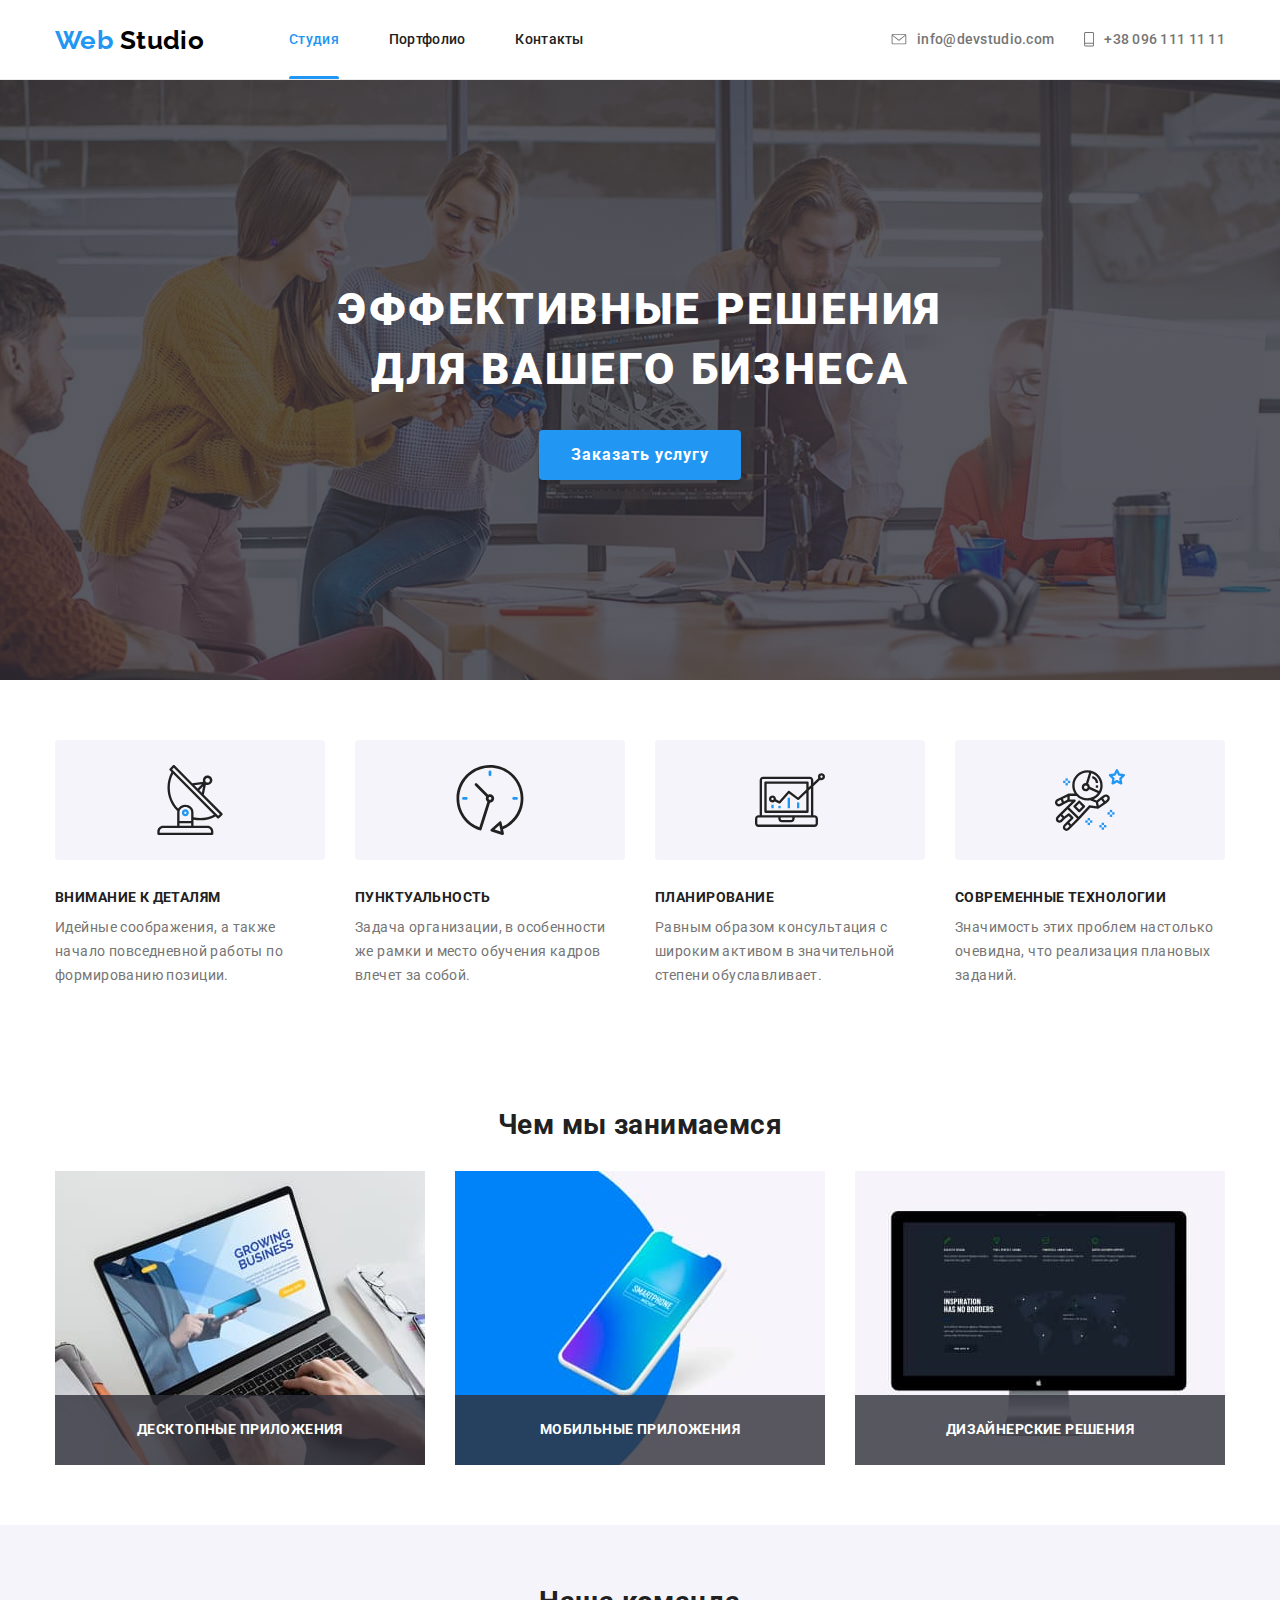
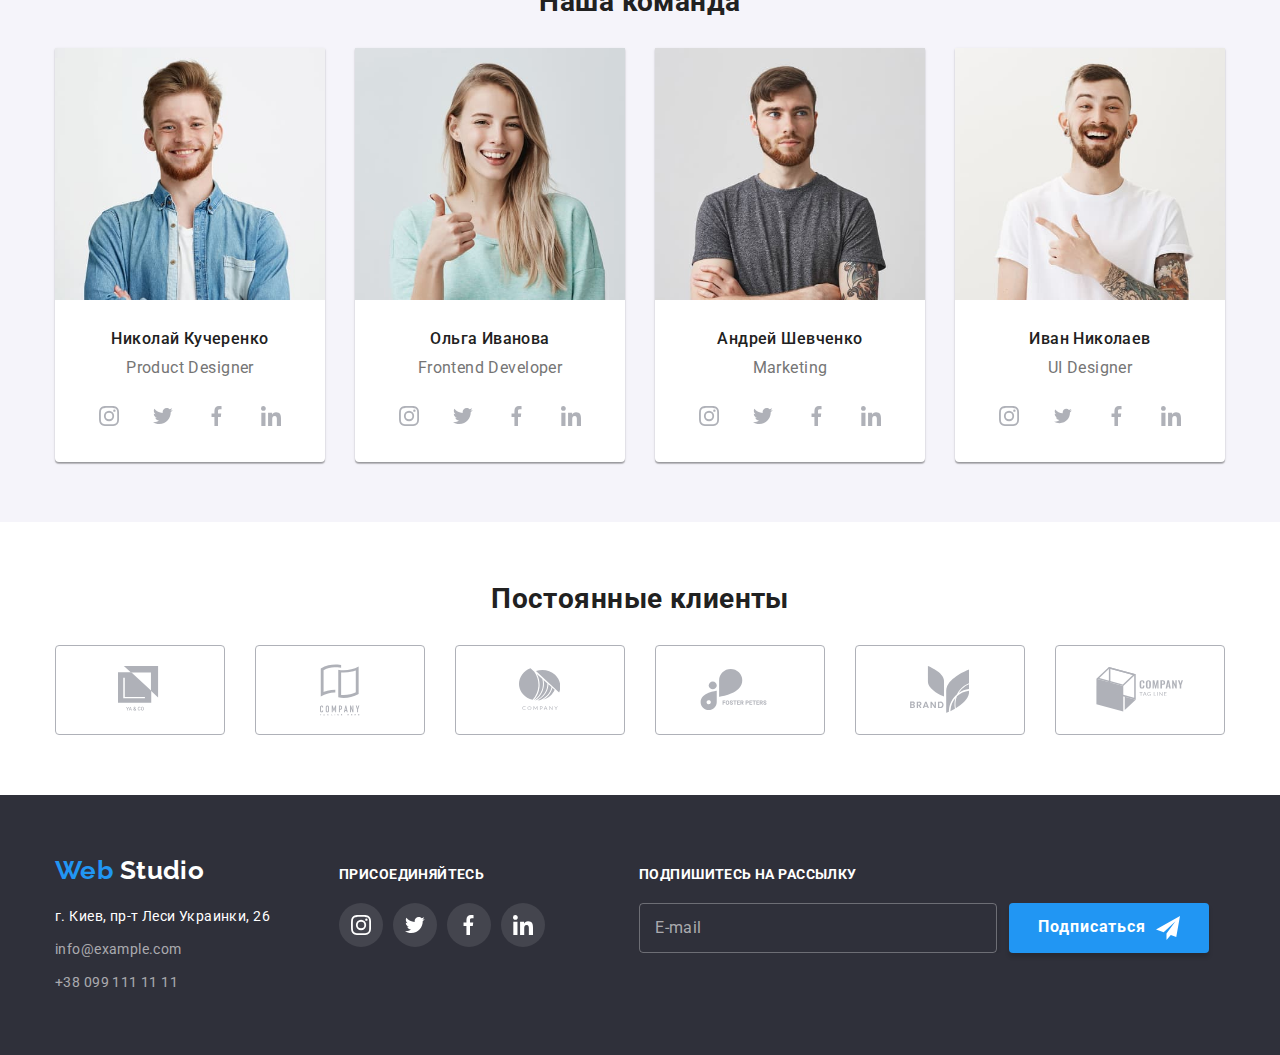
<file: index.html>
<!DOCTYPE html>
<html lang="ru">
  <head>
    <meta charset="UTF-8" />
    <meta name="viewport" content="width=device-width, initial-scale=1.0" />
    <title>Web Studio</title>
    <link
      href="https://fonts.googleapis.com/css2?family=Raleway:wght@700&family=Roboto:wght@400;500;700;900&display=swap"
      rel="stylesheet"
    />
    <link
      rel="stylesheet"
      href="https://cdnjs.cloudflare.com/ajax/libs/modern-normalize/0.6.0/modern-normalize.min.css"
    />
    <link rel="stylesheet" href="./css/main.min.css" />
  </head>

  <body>
    <!-- Шапка сайта -->
    <header class="header">
      <div class="header container">
        <a href="./index.html" class="header-logo"><span>Web</span> Studio</a>
        <button
          type="button"
          class="menu-button"
          aria-expanded="false"
          aria-controls="menu-container"
          data-menu-button
        >
          <svg
            width="40"
            height="40"
            aria-label="Переключатель мобильного меню"
          >
            <use
              class="icon-cross"
              href="./images/sprite4.svg#icon-close_40px"
            ></use>
            <use
              class="icon-menu"
              href="./images/sprite4.svg#icon-menu_40px"
            ></use>
          </svg>
        </button>
        <div class="menu-container" id="menu-container" data-menu>
          <nav class="main-nav">
            <ul class="site-nav">
              <li class="item current-item">
                <a href="" class="link current">Студия</a>
              </li>
              <li class="item">
                <a href="./portfolio.html" class="link">Портфолио</a>
              </li>
              <li class="item"><a href="" class="link">Контакты</a></li>
            </ul>
          </nav>

          <ul class="header-contacts list">
            <li class="item">
              <a href="mailto:info@devstudio.com" class="link">
                <svg width="16" height="11" class="contacts-icon">
                  <use href="./images/sprite4.svg#icon-envelope"></use>
                </svg>
                info@devstudio.com
              </a>
            </li>
            <li class="item">
              <a href="tel:+380961111111" class="link">
                <svg width="10" height="15" class="contacts-icon">
                  <use href="./images/sprite4.svg#icon-phone"></use>
                </svg>
                +38 096 111 11 11
              </a>
            </li>
          </ul>
        </div>
      </div>
    </header>
    <main>
      <!--Герой-->

      <section class="hero">
        <div class="overlay">
          <h1 class="hero-title">
            эффективные решения <br />для вашего бизнеса
          </h1>
          <button type="button" class="hero-button" data-modal-open>
            Заказать услугу
          </button>
        </div>
      </section>

      <!--Преимущества-->
      <section class="section features">
        <h2 class="section-title visually-hidden">Преимущества</h2>
        <div class="container">
          <ul class="features-list list">
            <li class="item">
              <div class="features-icon">
                <svg width="70" height="70">
                  <use href="./images/sprite4.svg#icon-antenna"></use>
                </svg>
              </div>
              <h3 class="title">Внимание к деталям</h3>
              <p>
                Идейные соображения, а также начало повседневной работы по
                формированию позиции.
              </p>
            </li>
            <li class="item">
              <div class="features-icon">
                <svg width="70" height="70">
                  <use href="./images/sprite4.svg#icon-clock"></use>
                </svg>
              </div>
              <h3 class="title">Пунктуальность</h3>
              <p>
                Задача организации, в особенности же рамки и место обучения
                кадров влечет за собой.
              </p>
            </li>
            <li class="item">
              <div class="features-icon">
                <svg width="70" height="70">
                  <use href="./images/sprite4.svg#icon-diagram"></use>
                </svg>
              </div>
              <h3 class="title">Планирование</h3>
              <p>
                Равным образом консультация с широким активом в значительной
                степени обуславливает.
              </p>
            </li>
            <li class="item">
              <div class="features-icon">
                <svg width="70" height="70">
                  <use href="./images/sprite4.svg#icon-astronaut"></use>
                </svg>
              </div>
              <h3 class="title">Современные технологии</h3>
              <p>
                Значимость этих проблем настолько очевидна, что реализация
                плановых заданий.
              </p>
            </li>
          </ul>
        </div>
      </section>

      <!--Чем мы занимаемся-->
      <section class="section areas">
        <div class="container">
          <h2 class="section-title">Чем мы занимаемся</h2>
          <ul class="areas-list list">
            <li class="item">
              <img
                class="area-img"
                srcset="./images/area1/img.jpg 1x, ./images/area1/img@2x.jpg 2x"
                src="./images/area1/img.jpg"
                alt="Приложения для десктопов"
              />
              <h3 class="areas-title">Десктопные приложения</h3>
            </li>
            <li class="item">
              <img
                class="area-img"
                srcset="./images/area2/img.jpg 1x, ./images/area2/img@2x.jpg 2x"
                src="./images/area2/img.jpg"
                alt="Приложения для мобильных"
              />
              <h3 class="areas-title">Мобильные приложения</h3>
            </li>
            <li class="item">
              <img
                class="area-img"
                srcset="./images/area3/img.jpg 1x, ./images/area3/img@2x.jpg 2x"
                src="./images/area3/img.jpg"
                alt="Дизайн"
                width="370"
                height="294"
              />
              <h3 class="areas-title">Дизайнерские решения</h3>
            </li>
          </ul>
        </div>
      </section>

      <!--Наша команда-->
      <section class="section team">
        <div class="container">
          <h2 class="section-title">Наша команда</h2>
          <ul class="team-list list">
            <li class="item">
              <img
                class="team-img"
                srcset="
                  ./images/member1/img.jpg    1x,
                  ./images/member1/img@2x.jpg 2x
                "
                src="./images/member1/img.jpg"
                alt="Николай Кучеренко"
              />
              <h3 class="name">Николай Кучеренко</h3>
              <p class="profession">Product Designer</p>
              <ul class="list social-networks-list">
                <li class="soc-item">
                  <a
                    href=""
                    aria-label="Ссылка на Instagram"
                    class="soc-button"
                  >
                    <svg width="20" height="20">
                      <use href="./images/sprite4.svg#icon-instagram"></use>
                    </svg>
                  </a>
                </li>
                <li class="soc-item">
                  <a href="" aria-label="Ссылка на Twitter" class="soc-button">
                    <svg width="20" height="20">
                      <use href="./images/sprite4.svg#icon-twitter"></use>
                    </svg>
                  </a>
                </li>
                <li class="soc-item">
                  <a href="" aria-label="Ссылка на Facebook" class="soc-button">
                    <svg width="20" height="20">
                      <use href="./images/sprite4.svg#icon-facebook"></use>
                    </svg>
                  </a>
                </li>
                <li class="soc-item">
                  <a href="" aria-label="Ссылка на LinkedIn" class="soc-button"
                    ><svg width="20" height="20">
                      <use href="./images/sprite4.svg#icon-linkedin"></use>
                    </svg>
                  </a>
                </li>
              </ul>
            </li>
            <li class="item">
              <img
                class="team-img"
                srcset="
                  ./images/member2/img.jpg    1x,
                  ./images/member2/img@2x.jpg 2x
                "
                src="./images/member2/img.jpg"
                alt="Ольга Иванова"
              />
              <h3 class="name">Ольга Иванова</h3>
              <p class="profession">Frontend Developer</p>
              <ul class="list social-networks-list">
                <li class="soc-item">
                  <a
                    href=""
                    aria-label="Ссылка на Instagram"
                    class="soc-button"
                  >
                    <svg width="20" height="20">
                      <use href="./images/sprite4.svg#icon-instagram"></use>
                    </svg>
                  </a>
                </li>
                <li class="soc-item">
                  <a href="" aria-label="Ссылка на Twitter" class="soc-button">
                    <svg width="20" height="20">
                      <use href="./images/sprite4.svg#icon-twitter"></use>
                    </svg>
                  </a>
                </li>
                <li class="soc-item">
                  <a href="" aria-label="Ссылка на Facebook" class="soc-button">
                    <svg width="20" height="20">
                      <use href="./images/sprite4.svg#icon-facebook"></use>
                    </svg>
                  </a>
                </li>
                <li class="soc-item">
                  <a href="" aria-label="Ссылка на LinkedIn" class="soc-button"
                    ><svg width="20" height="20">
                      <use href="./images/sprite4.svg#icon-linkedin"></use>
                    </svg>
                  </a>
                </li>
              </ul>
            </li>
            <li class="item">
              <img
                class="team-img"
                srcset="
                  ./images/member3/img.jpg    1x,
                  ./images/member3/img@2x.jpg 2x
                "
                src="./images/member3/img.jpg"
                alt="Андрей Шевченко"
              />
              <h3 class="name">Андрей Шевченко</h3>
              <p class="profession">Marketing</p>
              <ul class="list social-networks-list">
                <li class="soc-item">
                  <a
                    href=""
                    aria-label="Ссылка на Instagram"
                    class="soc-button"
                  >
                    <svg width="20" height="20">
                      <use href="./images/sprite4.svg#icon-instagram"></use>
                    </svg>
                  </a>
                </li>
                <li class="soc-item">
                  <a href="" aria-label="Ссылка на Twitter" class="soc-button">
                    <svg width="20" height="20">
                      <use href="./images/sprite4.svg#icon-twitter"></use>
                    </svg>
                  </a>
                </li>
                <li class="soc-item">
                  <a href="" aria-label="Ссылка на Facebook" class="soc-button">
                    <svg width="20" height="20">
                      <use href="./images/sprite4.svg#icon-facebook"></use>
                    </svg>
                  </a>
                </li>
                <li class="soc-item">
                  <a href="" aria-label="Ссылка на LinkedIn" class="soc-button"
                    ><svg width="20" height="20">
                      <use href="./images/sprite4.svg#icon-linkedin"></use>
                    </svg>
                  </a>
                </li>
              </ul>
            </li>
            <li class="item">
              <img
                class="team-img"
                srcset="
                  ./images/member4/img.jpg    1x,
                  ./images/member4/img@2x.jpg 2x
                "
                src="./images/member4/img.jpg"
                alt="Иван Николаев"
              />
              <h3 class="name">Иван Николаев</h3>
              <p class="profession">UI Designer</p>
              <ul class="list social-networks-list">
                <li class="soc-item">
                  <a
                    href=""
                    aria-label="Ссылка на Instagram"
                    class="soc-button"
                  >
                    <svg width="20" height="20">
                      <use href="./images/sprite4.svg#icon-instagram"></use>
                    </svg>
                  </a>
                </li>
                <li class="soc-item">
                  <a href="" aria-label="Ссылка на Twitter" class="soc-button">
                    <svg width="20" height="16">
                      <use href="./images/sprite4.svg#icon-twitter"></use>
                    </svg>
                  </a>
                </li>
                <li class="soc-item">
                  <a href="" aria-label="Ссылка на Facebook" class="soc-button">
                    <svg width="20" height="20">
                      <use href="./images/sprite4.svg#icon-facebook"></use>
                    </svg>
                  </a>
                </li>
                <li class="soc-item">
                  <a href="" aria-label="Ссылка на LinkedIn" class="soc-button"
                    ><svg width="20" height="20">
                      <use href="./images/sprite4.svg#icon-linkedin"></use>
                    </svg>
                  </a>
                </li>
              </ul>
            </li>
          </ul>
        </div>
      </section>

      <!--Постоянные клиенты-->
      <section class="section clients">
        <div class="container">
          <h2 class="section-title">Постоянные клиенты</h2>
          <ul class="clients-list list">
            <li class="item">
              <a href="" class="client-icon">
                <svg width="44" height="49">
                  <use href="./images/sprite4.svg#icon-client1"></use>
                </svg>
              </a>
            </li>
            <li class="item">
              <a href="" class="client-icon">
                <svg width="40" height="52">
                  <use href="./images/sprite4.svg#icon-client2"></use>
                </svg>
              </a>
            </li>
            <li class="item">
              <a href="" class="client-icon">
                <svg width="41" height="43">
                  <use href="./images/sprite4.svg#icon-client3"></use>
                </svg>
              </a>
            </li>
            <li class="item">
              <a href="" class="client-icon">
                <svg width="80" height="42">
                  <use href="./images/sprite4.svg#icon-client4"></use>
                </svg>
              </a>
            </li>
            <li class="item">
              <a href="" class="client-icon">
                <svg width="59" height="47">
                  <use href="./images/sprite4.svg#icon-client5"></use>
                </svg>
              </a>
            </li>
            <li class="item">
              <a href="" class="client-icon">
                <svg width="88" height="45">
                  <use href="./images/sprite4.svg#icon-client6"></use>
                </svg>
              </a>
            </li>
          </ul>
        </div>
      </section>
    </main>
    <!--Футер-->

    <footer class="footer">
      <div class="container">
        <div class="footer-content">
          <div class="footer-all-info">
            <div class="footer-contacts">
              <a href="./index.html" class="footer-logo link">
                <span>Web</span> Studio</a
              >
              <address class="footer-address">
                <p class="city-address">г. Киев, пр-т Леси Украинки, 26</p>
                <a href="mailto:info@example.com" class="link"
                  >info@example.com</a
                >
                <a href="phone:+380991111111" class="link">+38 099 111 11 11</a>
              </address>
            </div>
            <div class="join-social-networks">
              <p class="footer-call-to-action">присоединяйтесь</p>
              <ul class="list footer-social-networks">
                <li class="soc-item">
                  <a
                    href=""
                    aria-label="Ссылка на Instagram"
                    class="soc-button"
                  >
                    <svg width="20" height="20">
                      <use href="./images/sprite4.svg#icon-instagram"></use>
                    </svg>
                  </a>
                </li>
                <li class="soc-item">
                  <a href="" aria-label="Ссылка на Twitter" class="soc-button">
                    <svg width="20" height="20">
                      <use href="./images/sprite4.svg#icon-twitter"></use>
                    </svg>
                  </a>
                </li>
                <li class="soc-item">
                  <a href="" aria-label="Ссылка на Facebook" class="soc-button">
                    <svg width="20" height="20">
                      <use href="./images/sprite4.svg#icon-facebook"></use>
                    </svg>
                  </a>
                </li>
                <li class="soc-item">
                  <a href="" aria-label="Ссылка на LinkedIn" class="soc-button"
                    ><svg width="20" height="20">
                      <use href="./images/sprite4.svg#icon-linkedin"></use>
                    </svg>
                  </a>
                </li>
              </ul>
            </div>
          </div>
          <div class="subscribe">
            <p class="footer-call-to-action">подпишитесь на рассылку</p>

            <form class="subscribe-form">
              <div class="form-field">
                <input
                  type="email"
                  class="form-input"
                  name="mail"
                  id="mail"
                  placeholder=" "
                />
                <label for="mail" class="form-label">E-mail</label>
              </div>

              <button type="submit" class="subscribe-button">
                Подписаться
                <svg width="24" height="24" class="subscribe-icon">
                  <use href="./images/sprite4.svg#icon-plane"></use>
                </svg>
              </button>
            </form>
          </div>
        </div>
      </div>
    </footer>

    <!-- Модальное окно -->

    <div class="backdrop is-hidden" data-modal>
      <div class="modal">
        <form class="form-call" autocomplete="off">
          <h4 class="form-title">Оставьте свои данные, мы вам перезвоним</h4>
          <label class="form-field">
            <input type="text" class="form-input" name="name" placeholder=" " />
            <span class="form-label">Имя</span>
            <svg width="18" height="18" class="form-icon">
              <use href="./images/sprite4.svg#icon-person-black"></use>
            </svg>
          </label>

          <label class="form-field">
            <input type="tel" class="form-input" name="tel" placeholder=" " />
            <span class="form-label">Телефон</span>
            <svg width="18" height="18" class="form-icon">
              <use href="./images/sprite4.svg#icon-phone-black"></use>
            </svg>
          </label>

          <label class="form-field">
            <input
              type="email"
              class="form-input"
              name="mail"
              placeholder=" "
            />
            <span class="form-label">Почта</span>
            <svg width="18" height="18" class="form-icon">
              <use href="./images/sprite4.svg#icon-email-black"></use>
            </svg>
          </label>

          <label class="form-field text-area">
            <textarea
              class="form-input comment"
              name="comment"
              rows="6"
              placeholder=" "
            ></textarea>
            <span class="comment-label">Комментарий</span>
          </label>

          <label class="policy">
            <input type="checkbox" name="policy" class="checkbox" />
            <span class="icon-check"></span>
            <span class="policy-text"
              >Соглашаюсь с рассылкой и принимаю
              <a href="" class="policy-link">Условия договора</a></span
            >
          </label>

          <button type="submit" class="button-send button primary">
            Отправить
          </button>
        </form>
        <button data-modal-close class="button-close">
          <svg width="18" height="18">
            <use href="./images/sprite4.svg#icon-close-black"></use>
          </svg>
        </button>
      </div>
    </div>

    <script src="./js/menu.js"></script>
    <script src="./js/modal.js"></script>
  </body>
</html>
</file>
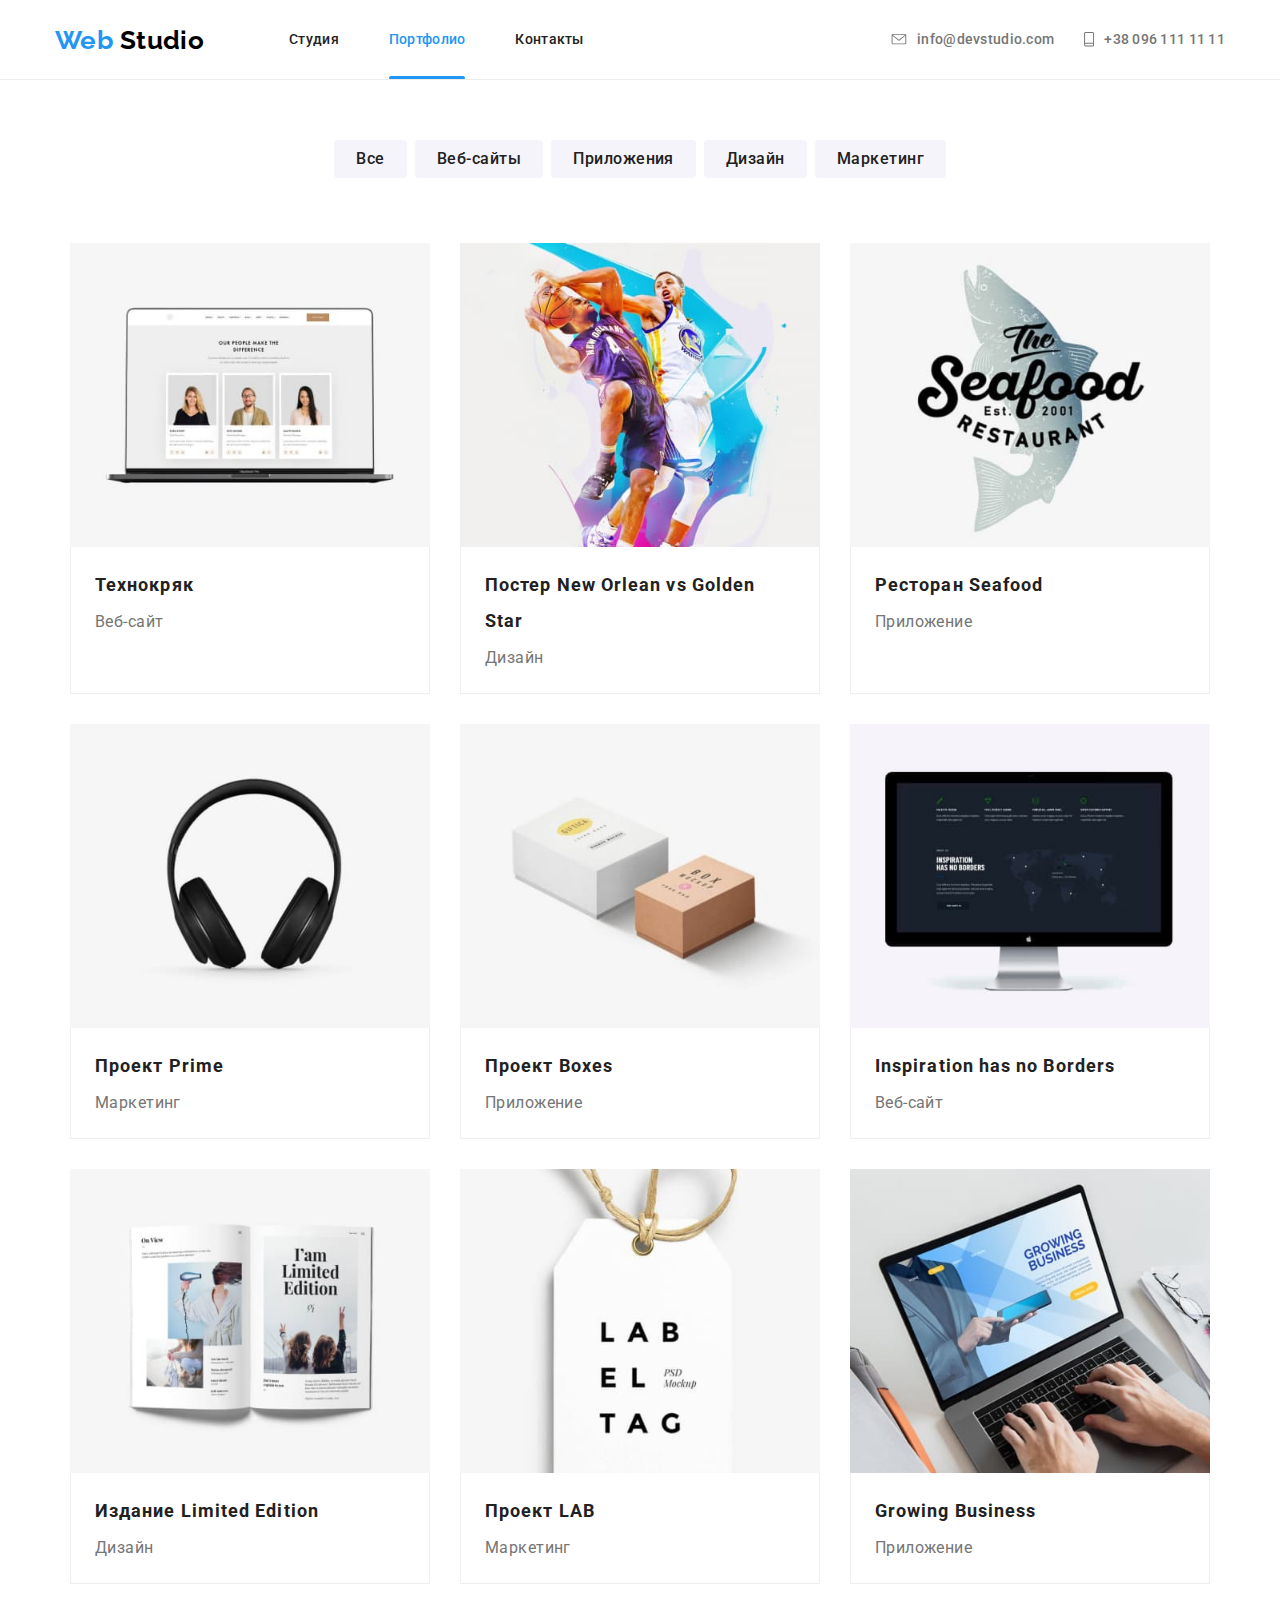
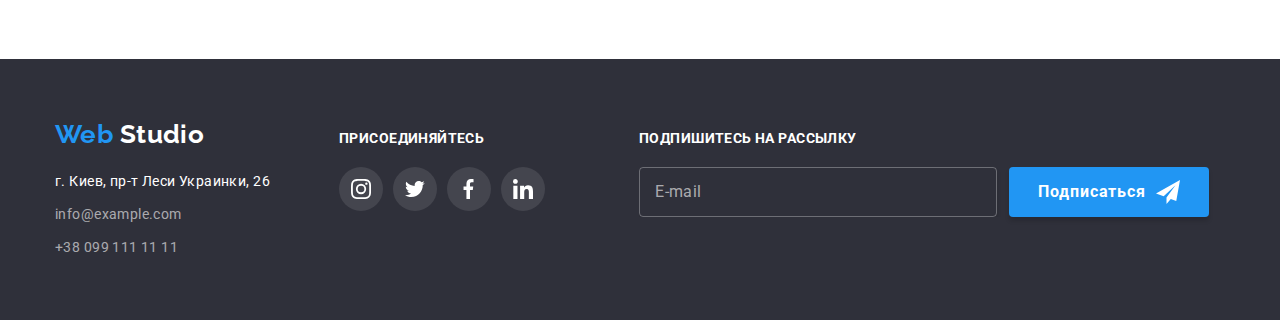
<file: portfolio.html>
<!DOCTYPE html>
<html lang="ru">
  <head>
    <meta charset="UTF-8" />
    <meta name="viewport" content="width=device-width, initial-scale=1.0" />
    <title>Web Studio</title>
    <link
      href="https://fonts.googleapis.com/css2?family=Raleway:wght@700&family=Roboto:wght@400;500;700;900&display=swap"
      rel="stylesheet"
    />
    <link
      rel="stylesheet"
      href="https://cdnjs.cloudflare.com/ajax/libs/modern-normalize/0.6.0/modern-normalize.min.css"
    />
    <link rel="stylesheet" href="./css/main.min.css" />
  </head>

  <body>
    <!-- Шапка сайта-->
    <header class="header">
      <div class="header container">
        <a href="./index.html" class="header-logo"><span>Web</span> Studio</a>
        <button
          type="button"
          class="menu-button"
          aria-expanded="false"
          aria-controls="menu-container"
          data-menu-button
        >
          <svg
            width="40"
            height="40"
            aria-label="Переключатель мобильного меню"
          >
            <use
              class="icon-cross"
              href="./images/sprite4.svg#icon-close_40px"
            ></use>
            <use
              class="icon-menu"
              href="./images/sprite4.svg#icon-menu_40px"
            ></use>
          </svg>
        </button>
        <div class="menu-container" id="menu-container" data-menu>
          <nav class="main-nav">
            <ul class="site-nav">
              <li class="item">
                <a href="./index.html" class="link">Студия</a>
              </li>
              <li class="item current-item">
                <a href="./portfolio.html" class="link current">Портфолио</a>
              </li>
              <li class="item"><a href="" class="link">Контакты</a></li>
            </ul>
          </nav>

          <ul class="header-contacts list">
            <li class="item">
              <a href="mailto:info@devstudio.com" class="link">
                <svg width="16" height="11" class="contacts-icon">
                  <use href="./images/sprite4.svg#icon-envelope"></use>
                </svg>
                info@devstudio.com
              </a>
            </li>
            <li class="item">
              <a href="tel:+380961111111" class="link">
                <svg width="10" height="15" class="contacts-icon">
                  <use href="./images/sprite4.svg#icon-phone"></use>
                </svg>
                +38 096 111 11 11
              </a>
            </li>
          </ul>
        </div>
      </div>
    </header>
    <main>
      <!--Категории-->
      <section class="section portfolio">
        <h1 class="section-title portfolio visually-hidden">Портфолио</h1>
        <div class="container">
          <ul class="categories-list list">
            <li class="item">
              <button type="button" class="button">Все</button>
            </li>
            <li class="item">
              <button type="button" class="button">Веб-сайты</button>
            </li>
            <li class="item">
              <button type="button" class="button">Приложения</button>
            </li>
            <li class="item">
              <button type="button" class="button">Дизайн</button>
            </li>
            <li class="item">
              <button type="button" class="button">Маркетинг</button>
            </li>
          </ul>

          <!--Примеры работ-->

          <ul class="portfolio-list list">
            <li class="item">
              <a href="" class="card">
                <div class="card-thumb">
                  <img
                    class="portfolio-img"
                    srcset="
                      ./images/project1/img.jpg    1x,
                      ./images/project1/img@2x.jpg 2x
                    "
                    src="./images/project1/img.jpg"
                    alt="Технокряк"
                  />
                  <div class="description-overlay">
                    <p class="description">
                      Технокряк это современная площадка распространения
                      коронавируса. Компании используют эту платформу для
                      цифрового шпионажа и атак на защищённые сервера
                      конкурентов.
                    </p>
                  </div>
                </div>
                <div class="card-content">
                  <h2 class="name">Технокряк</h2>
                  <p class="type">Веб-сайт</p>
                </div>
              </a>
            </li>
            <li class="item">
              <a href="" class="card">
                <div class="card-thumb">
                  <img
                    class="portfolio-img"
                    srcset="
                      ./images/project2/img.jpg    1x,
                      ./images/project2/img@2x.jpg 2x
                    "
                    src="./images/project2/img.jpg"
                    alt="Постер Нью Орлеан вс Голден Стар"
                  />
                  <div class="description-overlay">
                    <p class="description">
                      Технокряк это современная площадка распространения
                      коронавируса. Компании используют эту платформу для
                      цифрового шпионажа и атак на защищённые сервера
                      конкурентов.
                    </p>
                  </div>
                </div>
                <div class="card-content">
                  <h2 class="name">Постер New Orlean vs Golden Star</h2>
                  <p class="type">Дизайн</p>
                </div>
              </a>
            </li>
            <li class="item">
              <a href="" class="card">
                <div class="card-thumb">
                  <img
                    class="portfolio-img"
                    srcset="
                      ./images/project3/img.jpg    1x,
                      ./images/project3/img@2x.jpg 2x
                    "
                    src="./images/project3/img.jpg"
                    alt="Ресторан Сифуд"
                  />
                  <div class="description-overlay">
                    <p class="description">
                      Технокряк это современная площадка распространения
                      коронавируса. Компании используют эту платформу для
                      цифрового шпионажа и атак на защищённые сервера
                      конкурентов.
                    </p>
                  </div>
                </div>
                <div class="card-content">
                  <h2 class="name">Ресторан Seafood</h2>
                  <p class="type">Приложение</p>
                </div>
              </a>
            </li>
            <li class="item">
              <a href="" class="card">
                <div class="card-thumb">
                  <img
                    class="portfolio-img"
                    srcset="
                      ./images/project4/img.jpg    1x,
                      ./images/project4/img@2x.jpg 2x
                    "
                    src="./images/project4/img.jpg"
                    alt="Проект Прайм"
                  />
                  <div class="description-overlay">
                    <p class="description">
                      Технокряк это современная площадка распространения
                      коронавируса. Компании используют эту платформу для
                      цифрового шпионажа и атак на защищённые сервера
                      конкурентов.
                    </p>
                  </div>
                </div>
                <div class="card-content">
                  <h2 class="name">Проект Prime</h2>
                  <p class="type">Маркетинг</p>
                </div>
              </a>
            </li>
            <li class="item">
              <a href="" class="card">
                <div class="card-thumb">
                  <img
                    class="portfolio-img"
                    srcset="
                      ./images/project5/img.jpg    1x,
                      ./images/project5/img@2x.jpg 2x
                    "
                    src="./images/project5/img.jpg"
                    alt="Проект Боксес"
                  />
                  <div class="description-overlay">
                    <p class="description">
                      Технокряк это современная площадка распространения
                      коронавируса. Компании используют эту платформу для
                      цифрового шпионажа и атак на защищённые сервера
                      конкурентов.
                    </p>
                  </div>
                </div>
                <div class="card-content">
                  <h2 class="name">Проект Boxes</h2>
                  <p class="type">Приложение</p>
                </div>
              </a>
            </li>
            <li class="item">
              <a href="" class="card">
                <div class="card-thumb">
                  <img
                    class="portfolio-img"
                    srcset="
                      ./images/project6/img.jpg    1x,
                      ./images/project6/img@2x.jpg 2x
                    "
                    src="./images/project6/img.jpg"
                    alt="Десктоп с сайтом"
                  />
                  <div class="description-overlay">
                    <p class="description">
                      Технокряк это современная площадка распространения
                      коронавируса. Компании используют эту платформу для
                      цифрового шпионажа и атак на защищённые сервера
                      конкурентов.
                    </p>
                  </div>
                </div>
                <div class="card-content">
                  <h2 class="name">Inspiration has no Borders</h2>
                  <p class="type">Веб-сайт</p>
                </div>
              </a>
            </li>
            <li class="item">
              <a href="" class="card">
                <div class="card-thumb">
                  <img
                    class="portfolio-img"
                    srcset="
                      ./images/project7/img.jpg    1x,
                      ./images/project7/img@2x.jpg 2x
                    "
                    src="./images/project7/img.jpg"
                    alt="Издание Лимитед Эдишн"
                  />
                  <div class="description-overlay">
                    <p class="description">
                      Технокряк это современная площадка распространения
                      коронавируса. Компании используют эту платформу для
                      цифрового шпионажа и атак на защищённые сервера
                      конкурентов.
                    </p>
                  </div>
                </div>
                <div class="card-content">
                  <h2 class="name">Издание Limited Edition</h2>
                  <p class="type">Дизайн</p>
                </div>
              </a>
            </li>
            <li class="item">
              <a href="" class="card">
                <div class="card-thumb">
                  <img
                    class="portfolio-img"
                    srcset="
                      ./images/project8/img.jpg    1x,
                      ./images/project8/img@2x.jpg 2x
                    "
                    src="./images/project8/img.jpg"
                    alt="Проект ЛЭБ"
                  />
                  <div class="description-overlay">
                    <p class="description">
                      Технокряк это современная площадка распространения
                      коронавируса. Компании используют эту платформу для
                      цифрового шпионажа и атак на защищённые сервера
                      конкурентов.
                    </p>
                  </div>
                </div>
                <div class="card-content">
                  <h2 class="name">Проект LAB</h2>
                  <p class="type">Маркетинг</p>
                </div>
              </a>
            </li>
            <li class="item">
              <a href="" class="card">
                <div class="card-thumb">
                  <img
                    class="portfolio-img"
                    srcset="
                      ./images/project9/img.jpg    1x,
                      ./images/project9/img@2x.jpg 2x
                    "
                    src="./images/project9/img.jpg"
                    alt="Приложение Растущий Бизнес"
                  />
                  <div class="description-overlay">
                    <p class="description">
                      Технокряк это современная площадка распространения
                      коронавируса. Компании используют эту платформу для
                      цифрового шпионажа и атак на защищённые сервера
                      конкурентов.
                    </p>
                  </div>
                </div>
                <div class="card-content">
                  <h2 class="name">Growing Business</h2>
                  <p class="type">Приложение</p>
                </div>
              </a>
            </li>
          </ul>
        </div>
      </section>
    </main>
    <!--Футер-->
    <footer class="footer">
      <div class="container">
        <div class="footer-content">
          <div class="footer-all-info">
            <div class="footer-contacts">
              <a href="./index.html" class="footer-logo link">
                <span>Web</span> Studio</a
              >
              <address class="footer-address">
                <p class="city-address">г. Киев, пр-т Леси Украинки, 26</p>
                <a href="mailto:info@example.com" class="link"
                  >info@example.com</a
                >
                <a href="phone:+380991111111" class="link">+38 099 111 11 11</a>
              </address>
            </div>
            <div class="join-social-networks">
              <p class="footer-call-to-action">присоединяйтесь</p>
              <ul class="list footer-social-networks">
                <li class="soc-item">
                  <a
                    href=""
                    aria-label="Ссылка на Instagram"
                    class="soc-button"
                  >
                    <svg width="20" height="20">
                      <use href="./images/sprite4.svg#icon-instagram"></use>
                    </svg>
                  </a>
                </li>
                <li class="soc-item">
                  <a href="" aria-label="Ссылка на Twitter" class="soc-button">
                    <svg width="20" height="20">
                      <use href="./images/sprite4.svg#icon-twitter"></use>
                    </svg>
                  </a>
                </li>
                <li class="soc-item">
                  <a href="" aria-label="Ссылка на Facebook" class="soc-button">
                    <svg width="20" height="20">
                      <use href="./images/sprite4.svg#icon-facebook"></use>
                    </svg>
                  </a>
                </li>
                <li class="soc-item">
                  <a href="" aria-label="Ссылка на LinkedIn" class="soc-button"
                    ><svg width="20" height="20">
                      <use href="./images/sprite4.svg#icon-linkedin"></use>
                    </svg>
                  </a>
                </li>
              </ul>
            </div>
          </div>
          <div class="subscribe">
            <p class="footer-call-to-action">подпишитесь на рассылку</p>

            <form class="subscribe-form">
              <div class="form-field">
                <input
                  type="email"
                  class="form-input"
                  name="mail"
                  id="mail"
                  placeholder=" "
                />
                <label for="mail" class="form-label">E-mail</label>
              </div>

              <button type="submit" class="subscribe-button">
                Подписаться
                <svg width="24" height="24" class="subscribe-icon">
                  <use href="./images/sprite4.svg#icon-plane"></use>
                </svg>
              </button>
            </form>
          </div>
        </div>
      </div>
    </footer>
    <script src="./js/menu.js"></script>
  </body>
</html>
</file>
<file: css/main.min.css>
.visually-hidden{position:absolute;width:1px;height:1px;margin:-1px;border:0;padding:0;clip:rect(0 0 0 0);overflow:hidden}.header-logo,.site-nav .link,.header-contacts .link,.footer-logo,.footer-address .link,.portfolio .card{text-decoration:none}.site-nav,.header-contacts,.features-list,.areas-list,.team-list,.social-networks-list,.clients-list,.join-social-networks .footer-social-networks,.categories-list,.portfolio-list{padding:0;margin:0;list-style:none}.hero-button,.button-send,.portfolio .button{display:inline-block;text-align:center;border-radius:4px;border:0;color:#212121;background-color:#f5f4fa}.header-logo,.footer-logo{display:inline-block;font-weight:700;font-size:24px;line-height:1.17}body{background-color:#fff;color:#757575;font-family:Roboto,sans-serif;font-weight:400;font-size:14px;line-height:1.71;letter-spacing:0.03em}img{display:block;max-width:100%;height:auto}body.modal-open{overflow:hidden}.container{margin-left:auto;margin-right:auto;padding-left:15px;padding-right:15px}@media screen and (min-width: 480px){.container{width:480px}}@media screen and (min-width: 768px){.container{width:768px}}@media screen and (min-width: 1200px){.container{width:1200px}}.header{position:relative}.header::after{content:"";position:absolute;bottom:0;left:0;width:100%;height:1px;background:#ececec}.header-logo{color:#000;font-family:Raleway,sans-serif}@media screen and (max-width: 767px){.header-logo{padding-top:16px;padding-bottom:16px}}@media screen and (min-width: 1200px){.header-logo{font-size:26px;line-height:1.19}}.header-logo span{color:#2196f3}@media screen and (min-width: 768px){.site-nav{display:-webkit-box;display:-ms-flexbox;display:flex;margin-left:81px}}@media screen and (min-width: 1200px){.site-nav{margin-left:85px}}@media screen and (max-width: 767px){.site-nav{margin-bottom:60px}.site-nav .item:not(:last-child){margin-bottom:40px}}@media screen and (min-width: 768px){.site-nav .item:not(:last-child){margin-bottom:0;margin-right:50px}}.site-nav .link{display:block;color:#212121;font-weight:500;line-height:1.14;letter-spacing:0.02em;-webkit-transition:color 250ms cubic-bezier(0.4, 0, 0.2, 1);transition:color 250ms cubic-bezier(0.4, 0, 0.2, 1)}@media screen and (max-width: 767px){.site-nav .link{display:inline-block}}.site-nav .link:hover,.site-nav .link:focus{color:#2196f3}@media screen and (min-width: 768px){.site-nav .link{padding-top:32px;padding-bottom:32px}}.site-nav .current{color:#2196f3}@media screen and (max-width: 767px){.site-nav .current{padding-bottom:12px}}@media screen and (min-width: 768px){.site-nav .current{padding-top:32px;padding-bottom:32px}}.link.current{position:relative}.link.current::after{content:"";position:absolute;bottom:0;left:0;width:100%;height:4px;border-radius:2px;background:#2196f3}.header-contacts{margin-left:auto}@media screen and (min-width: 1200px){.header-contacts{display:-webkit-inline-box;display:-ms-inline-flexbox;display:inline-flex;-webkit-box-align:center;-ms-flex-align:center;align-items:center}.header-contacts .item+.item{margin-left:30px}}@media screen and (max-width: 767px){.header-contacts{text-align:center}}@media screen and (min-width: 768px) and (max-width: 1199px){.header-contacts{text-align:left;padding-top:21px;padding-bottom:21px}.header-contacts .item:not(:last-child){margin-bottom:10px}}.header-contacts .link{color:#757575;font-weight:500;line-height:1.14;letter-spacing:0.02em;fill:#757575;-webkit-transition:color 250ms cubic-bezier(0.4, 0, 0.2, 1);transition:color 250ms cubic-bezier(0.4, 0, 0.2, 1)}@media screen and (min-width: 768px){.header-contacts .link{display:-webkit-box;display:-ms-flexbox;display:flex;-webkit-box-align:center;-ms-flex-align:center;align-items:center}}@media screen and (min-width: 1200px){.header-contacts .link{padding-top:32px;padding-bottom:32px}}@media screen and (min-width: 768px) and (max-width: 1199px){.header-contacts .link{font-size:12px;line-height:1.17}}.header-contacts .link:hover,.header-contacts .link:focus{color:#2196f3;fill:#2196f3}.contacts-icon{margin-right:10px;-webkit-transition:fill 250ms cubic-bezier(0.4, 0, 0.2, 1);transition:fill 250ms cubic-bezier(0.4, 0, 0.2, 1)}.header .container{display:-webkit-box;display:-ms-flexbox;display:flex;-webkit-box-align:center;-ms-flex-align:center;align-items:center;-webkit-box-pack:justify;-ms-flex-pack:justify;justify-content:space-between;min-height:60px}.menu-button{display:-webkit-inline-box;display:-ms-inline-flexbox;display:inline-flex;margin:0;padding:0;border:none;background-color:transparent}@media screen and (min-width: 768px){.menu-button{display:none}}.menu-button .icon-cross{display:none;-webkit-transition:fill 250ms cubic-bezier(0.4, 0, 0.2, 1);transition:fill 250ms cubic-bezier(0.4, 0, 0.2, 1)}.menu-button .icon-cross:hover,.menu-button .icon-cross:focus{fill:#2196f3}.menu-button.is-open .icon-cross{display:block}.menu-button.is-open .icon-menu{display:none}.menu-button .icon-menu{-webkit-transition:fill 250ms cubic-bezier(0.4, 0, 0.2, 1);transition:fill 250ms cubic-bezier(0.4, 0, 0.2, 1)}.menu-button .icon-menu:hover,.menu-button .icon-menu:focus{fill:#2196f3}.menu-container{text-align:center;background-color:#fff}@media screen and (max-width: 767px){.menu-container{padding:60px 0px;-webkit-box-shadow:0px 1px 3px rgba(0,0,0,0.16),0px 2px 4px rgba(0,0,0,0.08),0px 4px 8px rgba(0,0,0,0.04);box-shadow:0px 1px 3px rgba(0,0,0,0.16),0px 2px 4px rgba(0,0,0,0.08),0px 4px 8px rgba(0,0,0,0.04);display:none;position:absolute;top:100%;left:0;width:100%;font-weight:500;font-size:18px;line-height:1.17;letter-spacing:0.02em}.menu-container.is-open{display:block;z-index:2}}@media screen and (min-width: 768px){.menu-container{display:-webkit-box;display:-ms-flexbox;display:flex;-webkit-box-align:center;-ms-flex-align:center;align-items:center;-webkit-box-pack:justify;-ms-flex-pack:justify;justify-content:space-between;-webkit-box-flex:1;-ms-flex-positive:1;flex-grow:1;padding:0}}.hero{text-align:center}.overlay{margin-left:auto;margin-right:auto;max-width:1600px;background-repeat:no-repeat;background-position:center;background-size:cover;background-image:-webkit-gradient(linear, left top, left bottom, from(rgba(47,48,58,0.8)), to(rgba(47,48,58,0.8))),url("../images/hero-mob/hero.jpg");background-image:linear-gradient(rgba(47,48,58,0.8), rgba(47,48,58,0.8)),url("../images/hero-mob/hero.jpg")}@media screen and (max-width: 1199px){.overlay{height:400px}}@media screen and (min-width: 1200px){.overlay{height:600px}}@media screen and (max-width: 767px){.overlay{background-image:-webkit-gradient(linear, left top, left bottom, from(rgba(47,48,58,0.8)), to(rgba(47,48,58,0.8))),url("../images/hero-mob/hero.jpg");background-image:linear-gradient(rgba(47,48,58,0.8), rgba(47,48,58,0.8)),url("../images/hero-mob/hero.jpg")}}@media screen and (max-width: 767px) and (min-device-pixel-ratio: 2), screen and (-webkit-min-device-pixel-ratio: 2), screen and (min-resolution: 192dpi), screen and (min-resolution: 2dppx){.overlay{background-image:-webkit-gradient(linear, left top, left bottom, from(rgba(47,48,58,0.8)), to(rgba(47,48,58,0.8))),url("../images/hero-mob/hero@2x.jpg");background-image:linear-gradient(rgba(47,48,58,0.8), rgba(47,48,58,0.8)),url("../images/hero-mob/hero@2x.jpg")}}@media screen and (min-width: 768px) and (max-width: 1199px){.overlay{background-image:-webkit-gradient(linear, left top, left bottom, from(rgba(47,48,58,0.8)), to(rgba(47,48,58,0.8))),url("../images/hero-tab/hero.jpg");background-image:linear-gradient(rgba(47,48,58,0.8), rgba(47,48,58,0.8)),url("../images/hero-tab/hero.jpg")}}@media screen and (min-width: 768px) and (max-width: 1199px) and (min-device-pixel-ratio: 2), screen and (-webkit-min-device-pixel-ratio: 2), screen and (min-resolution: 192dpi), screen and (min-resolution: 2dppx){.overlay{background-image:-webkit-gradient(linear, left top, left bottom, from(rgba(47,48,58,0.8)), to(rgba(47,48,58,0.8))),url("../images/hero-tab/hero@2x.jpg");background-image:linear-gradient(rgba(47,48,58,0.8), rgba(47,48,58,0.8)),url("../images/hero-tab/hero@2x.jpg")}}@media screen and (min-width: 1200px){.overlay{background-image:-webkit-gradient(linear, left top, left bottom, from(rgba(47,48,58,0.8)), to(rgba(47,48,58,0.8))),url("../images/hero-desk/hero.jpg");background-image:linear-gradient(rgba(47,48,58,0.8), rgba(47,48,58,0.8)),url("../images/hero-desk/hero.jpg")}}@media screen and (min-width: 1200px) and (min-device-pixel-ratio: 2), screen and (-webkit-min-device-pixel-ratio: 2), screen and (min-resolution: 192dpi), screen and (min-resolution: 2dppx){.overlay{background-image:-webkit-gradient(linear, left top, left bottom, from(rgba(47,48,58,0.8)), to(rgba(47,48,58,0.8))),url("../images/hero-desk/hero@2x.jpg");background-image:linear-gradient(rgba(47,48,58,0.8), rgba(47,48,58,0.8)),url("../images/hero-desk/hero@2x.jpg")}}.hero-title{margin-top:0;margin-bottom:30px;padding-top:118px;color:#fff;font-weight:900;font-size:24px;line-height:1.61;letter-spacing:0.06em;text-transform:uppercase}@media screen and (min-width: 1200px){.hero-title{font-size:44px;line-height:1.36;padding-top:200px}}.hero-button{padding:10px 32px;min-width:200px;font-weight:700;font-size:16px;line-height:1.88;letter-spacing:0.06em;color:#fff;background-color:#2196f3;-webkit-box-shadow:0px 4px 4px rgba(0,0,0,0.15);box-shadow:0px 4px 4px rgba(0,0,0,0.15)}.section{padding-top:60px;padding-bottom:60px}.section-title{margin-top:0;margin-bottom:30px;text-align:center;color:#212121;font-weight:700;font-size:28px;line-height:1.18}@media screen and (min-width: 768px){.features-list{display:-webkit-box;display:-ms-flexbox;display:flex;-ms-flex-wrap:wrap;flex-wrap:wrap;margin:-15px}}@media screen and (max-width: 767px){.item:not(:last-child){margin-bottom:30px}}@media screen and (min-width: 768px){.features-list .item{width:calc((100% - 4 * 15px) / 2);margin:15px}}@media screen and (min-width: 1200px){.features-list .item{width:calc((100% - 8 * 15px) / 4);margin:15px}}.features .title{margin-top:0;margin-bottom:10px;color:#212121;font-weight:700;font-size:14px;line-height:1.14;text-transform:uppercase}.features p{margin-top:0;margin-bottom:0}.features-icon{display:-webkit-box;display:-ms-flexbox;display:flex;-webkit-box-align:center;-ms-flex-align:center;align-items:center;-webkit-box-pack:center;-ms-flex-pack:center;justify-content:center;margin-bottom:30px;height:120px;border-radius:4px;background-color:#f5f4fa}@media screen and (max-width: 1199px){.areas{display:none}}.areas-list{display:-webkit-box;display:-ms-flexbox;display:flex;margin:-15px}.area-img{display:block;overflow:hidden}.areas-list .item{width:calc((100% - 6 * 15px) / 3);margin:15px;margin:15px}.areas-list>.item{position:relative;text-align:center}.areas-title{position:absolute;bottom:0;left:0;display:block;margin:0;padding:27px 0;width:100%;height:70px;color:#fff;background-color:rgba(47,48,58,0.8);font-weight:700;font-size:14px;line-height:1.14;text-transform:uppercase}.team{background-color:#f5f4fa}@media screen and (min-width: 768px){.team-list{display:-webkit-box;display:-ms-flexbox;display:flex;-ms-flex-wrap:wrap;flex-wrap:wrap;margin:-15px}}.team-list .item{-webkit-box-shadow:0px 2px 1px rgba(0,0,0,0.2),0px 1px 1px rgba(0,0,0,0.14),0px 1px 3px rgba(0,0,0,0.12);box-shadow:0px 2px 1px rgba(0,0,0,0.2),0px 1px 1px rgba(0,0,0,0.14),0px 1px 3px rgba(0,0,0,0.12);border-radius:0px 0px 4px 4px;overflow:hidden;background-color:#fff;text-align:center}@media screen and (max-width: 767px){.team-list .item:not(:last-child){margin-bottom:30px}}@media screen and (min-width: 768px) and (max-width: 1199px){.team-list .item{width:calc((100% - 4 * 15px) / 2);margin:15px}}@media screen and (min-width: 1200px){.team-list .item{width:calc((100% - 8 * 15px) / 4);margin:15px}}.team-img{display:block;margin-bottom:30px}.team .name{margin-top:0;margin-bottom:10px;color:#212121;font-weight:500;font-size:16px;line-height:1.18}.team .profession{margin-top:0;margin-bottom:16px;font-size:16px;line-height:1.18}.social-networks-list{display:-webkit-box;display:-ms-flexbox;display:flex;padding-bottom:24px;-webkit-box-pack:center;-ms-flex-pack:center;justify-content:center}.social-networks-list .soc-item:not(:last-child){margin-right:10px}.soc-button{display:-webkit-box;display:-ms-flexbox;display:flex;-webkit-box-align:center;-ms-flex-align:center;align-items:center;-webkit-box-pack:center;-ms-flex-pack:center;justify-content:center;width:44px;height:44px;border-radius:50%;fill:#afb1b8;-webkit-transition:fill 250ms cubic-bezier(0.4, 0, 0.2, 1),background-color 250ms cubic-bezier(0.4, 0, 0.2, 1);transition:fill 250ms cubic-bezier(0.4, 0, 0.2, 1),background-color 250ms cubic-bezier(0.4, 0, 0.2, 1)}.soc-button:hover,.soc-button:focus{fill:#fff;background-color:#2196f3}.clients-list{display:-webkit-box;display:-ms-flexbox;display:flex;-ms-flex-wrap:wrap;flex-wrap:wrap;margin:-15px}@media screen and (max-width: 767px){.clients-list .item{width:calc((100% - 4 * 15px) / 2);margin:15px}}@media screen and (min-width: 768px) and (max-width: 1199px){.clients-list .item{width:calc((100% - 6 * 15px) / 3);margin:15px}}@media screen and (min-width: 1200px){.clients-list .item{width:calc((100% - 12 * 15px) / 6);margin:15px}}.client-icon{display:-webkit-box;display:-ms-flexbox;display:flex;-webkit-box-align:center;-ms-flex-align:center;align-items:center;-webkit-box-pack:center;-ms-flex-pack:center;justify-content:center;height:90px;fill:#afb1b8;border:1px solid #afb1b8;border-radius:4px;-webkit-transition:fill 250ms cubic-bezier(0.4, 0, 0.2, 1),border-color 250ms cubic-bezier(0.4, 0, 0.2, 1);transition:fill 250ms cubic-bezier(0.4, 0, 0.2, 1),border-color 250ms cubic-bezier(0.4, 0, 0.2, 1)}.client-icon:hover,.client-icon:focus{fill:#2196f3;border-color:#2196f3}@media screen and (max-width: 767px){.footer-content{text-align:center}}@media screen and (min-width: 1200px){.footer-content{display:-webkit-box;display:-ms-flexbox;display:flex;-webkit-box-align:baseline;-ms-flex-align:baseline;align-items:baseline}}@media screen and (min-width: 768px){.footer-all-info{display:-webkit-box;display:-ms-flexbox;display:flex;-webkit-box-pack:justify;-ms-flex-pack:justify;justify-content:space-between;-webkit-box-align:baseline;-ms-flex-align:baseline;align-items:baseline}}@media screen and (min-width: 768px) and (max-width: 1199px){.footer-all-info{margin-bottom:60px}}.footer{padding-top:60px;padding-bottom:60px;background-color:#2f303a}@media screen and (min-width: 768px) and (max-width: 1199px){.footer-contacts{text-align:center}}@media screen and (min-width: 1200px){.footer-contacts{margin-right:69px}}.join-social-networks .footer-social-networks{display:-webkit-box;display:-ms-flexbox;display:flex}@media screen and (max-width: 767px){.join-social-networks .footer-social-networks{-webkit-box-pack:center;-ms-flex-pack:center;justify-content:center;margin-bottom:60px}}.footer-social-networks .soc-button{display:-webkit-box;display:-ms-flexbox;display:flex;-webkit-box-align:center;-ms-flex-align:center;align-items:center;-webkit-box-pack:center;-ms-flex-pack:center;justify-content:center;height:44px;width:44px;background-color:rgba(255,255,255,0.1);border-radius:50%;fill:#fff;-webkit-transition:background-color 250ms cubic-bezier(0.4, 0, 0.2, 1);transition:background-color 250ms cubic-bezier(0.4, 0, 0.2, 1)}.footer-social-networks .soc-button:hover,.footer-social-networks .soc-button:focus{background-color:#2196f3}.footer-social-networks .soc-item:not(:last-child){margin-right:10px}@media screen and (min-width: 768px) and (max-width: 1199px){.join-social-networks{text-align:center}}@media screen and (min-width: 1200px){.join-social-networks{margin-right:94px}}.subscribe{margin-right:auto}.footer-logo{margin-bottom:20px;color:#fff;font-family:Raleway,sans-serif}@media screen and (min-width: 1200px){.footer-logo{font-size:26px;line-height:1.18}}.footer-logo span{color:#2196f3}.footer-address{display:-webkit-box;display:-ms-flexbox;display:flex;-webkit-box-orient:vertical;-webkit-box-direction:normal;-ms-flex-direction:column;flex-direction:column;color:#fff;font-style:normal}@media screen and (max-width: 767px){.footer-address{margin-bottom:60px}}.footer-address .city-address{margin-top:0px;margin-bottom:9px}@media screen and (max-width: 1199px){.footer-address .city-address{margin-bottom:8px}}.footer-address .link{color:rgba(255,255,255,0.6);-webkit-transition:color 250ms cubic-bezier(0.4, 0, 0.2, 1);transition:color 250ms cubic-bezier(0.4, 0, 0.2, 1)}.footer-address .link:hover,.footer-address .link:focus{color:#2196f3}.footer-address .link:not(:last-child){margin-bottom:9px}@media screen and (max-width: 1199px){.footer-address .link:not(:last-child){margin-bottom:8px}}.footer .footer-call-to-action{margin-top:0;margin-bottom:20px;color:#fff;font-weight:700;line-height:1.14;text-transform:uppercase}@media screen and (min-width: 768px) and (max-width: 1199px){.subscribe-form{display:-webkit-box;display:-ms-flexbox;display:flex;-webkit-box-orient:vertical;-webkit-box-direction:normal;-ms-flex-direction:column;flex-direction:column;-webkit-box-align:center;-ms-flex-align:center;align-items:center}}@media screen and (min-width: 1200px){.subscribe-form{display:-webkit-box;display:-ms-flexbox;display:flex}}@media screen and (min-width: 768px) and (max-width: 1199px){.subscribe .footer-call-to-action{text-align:center}}.subscribe-form .form-field{position:relative;overflow:hidden}@media screen and (max-width: 1199px){.subscribe-form .form-field{margin-bottom:20px}}.subscribe-form .form-label{position:absolute;top:50%;left:16px;-webkit-transform:translateY(-50%);transform:translateY(-50%);-webkit-transition:-webkit-transform 250ms cubic-bezier(0.4, 0, 0.2, 1);transition:-webkit-transform 250ms cubic-bezier(0.4, 0, 0.2, 1);transition:transform 250ms cubic-bezier(0.4, 0, 0.2, 1);transition:transform 250ms cubic-bezier(0.4, 0, 0.2, 1), -webkit-transform 250ms cubic-bezier(0.4, 0, 0.2, 1);font-size:16px;line-height:1.25;letter-spacing:0.03em;color:rgba(255,255,255,0.6)}.subscribe-form .form-input{display:block;height:50px;background-color:transparent;border:1px solid rgba(255,255,255,0.3);-webkit-box-shadow:0px 4px 4px rgba(0,0,0,0.15);box-shadow:0px 4px 4px rgba(0,0,0,0.15);border-radius:4px;font-size:16px;line-height:1.25;letter-spacing:0.03em;color:rgba(255,255,255,0.6)}@media screen and (min-width: 1200px){.subscribe-form .form-input{width:358px;padding:15px 16px;margin-right:12px}}@media screen and (max-width: 767px){.subscribe-form .form-input{width:100%}}@media screen and (min-width: 768px) and (max-width: 1199px){.subscribe-form .form-input{width:450px}}.subscribe-form .form-field:focus-within>.form-label{-webkit-transform:translateY(-50px);transform:translateY(-50px)}.subscribe-form .form-input:not(:placeholder-shown)+.form-label{-webkit-transform:translateY(-50px);transform:translateY(-50px)}.subscribe-button{display:-webkit-box;display:-ms-flexbox;display:flex;-webkit-box-align:center;-ms-flex-align:center;align-items:center;-webkit-box-pack:center;-ms-flex-pack:center;justify-content:center;border-radius:4px;min-width:200px;border:0;color:#fff;background-color:#2196f3;-webkit-box-shadow:0px 4px 4px rgba(0,0,0,0.15);box-shadow:0px 4px 4px rgba(0,0,0,0.15);font-weight:700;font-size:16px;line-height:1.88;letter-spacing:0.06em;cursor:pointer}@media screen and (max-width: 1199px){.subscribe-button{margin-left:auto;margin-right:auto;padding:10px 29px}}.subscribe-icon{margin-left:10px}.backdrop{position:fixed;top:0;left:0;width:100%;height:100%;background-color:rgba(0,0,0,0.2);-webkit-transition:opacity 250ms cubic-bezier(0.4, 0, 0.2, 1);transition:opacity 250ms cubic-bezier(0.4, 0, 0.2, 1)}@media screen and (max-width: 767px){.backdrop{padding:93px 15px;overflow-y:scroll}}.backdrop.is-hidden{opacity:0;pointer-events:none}@media screen and (min-width: 768px){.backdrop.is-hidden .modal{-webkit-transform:translate(-50%, -50%) scale(1.2);transform:translate(-50%, -50%) scale(1.2)}}.modal{background-color:#fff;-webkit-box-shadow:0px 2px 1px rgba(0,0,0,0.2),0px 1px 1px rgba(0,0,0,0.14),0px 1px 3px rgba(0,0,0,0.12);box-shadow:0px 2px 1px rgba(0,0,0,0.2),0px 1px 1px rgba(0,0,0,0.14),0px 1px 3px rgba(0,0,0,0.12);border-radius:4px}@media screen and (max-width: 767px){.modal{max-width:450px;margin-left:auto;margin-right:auto;position:relative}}@media screen and (min-width: 768px){.modal{position:absolute;top:50%;left:50%;-webkit-transform:translate(-50%, -50%) scale(1);transform:translate(-50%, -50%) scale(1);-webkit-transition:-webkit-transform 250ms cubic-bezier(0.4, 0, 0.2, 1);transition:-webkit-transform 250ms cubic-bezier(0.4, 0, 0.2, 1);transition:transform 250ms cubic-bezier(0.4, 0, 0.2, 1);transition:transform 250ms cubic-bezier(0.4, 0, 0.2, 1), -webkit-transform 250ms cubic-bezier(0.4, 0, 0.2, 1)}}@media screen and (min-width: 768px) and (max-width: 1199px){.modal{max-width:450px;width:100%}}@media screen and (min-width: 1200px){.modal{position:absolute;top:50%;left:50%;width:528px}}.form-call{padding:40px;color:#757575;font-size:14px;line-height:1.14;letter-spacing:0.01em}.form-title{margin:0 0 30px;font-weight:700;font-size:20px;line-height:1.5;text-align:center;letter-spacing:0.03em;color:#212121}@media screen and (min-width: 1200px){.form-title{line-height:1.15}}.form-call .form-field{position:relative;display:block}.form-call .form-field:nth-child(-n+4){margin-bottom:28px}.form-call .form-label{position:absolute;top:50%;left:42px;-webkit-transform:translateY(-50%);transform:translateY(-50%);-webkit-transition:color 250ms cubic-bezier(0.4, 0, 0.2, 1),font-size 250ms cubic-bezier(0.4, 0, 0.2, 1),-webkit-transform 250ms cubic-bezier(0.4, 0, 0.2, 1);transition:color 250ms cubic-bezier(0.4, 0, 0.2, 1),font-size 250ms cubic-bezier(0.4, 0, 0.2, 1),-webkit-transform 250ms cubic-bezier(0.4, 0, 0.2, 1);transition:transform 250ms cubic-bezier(0.4, 0, 0.2, 1),color 250ms cubic-bezier(0.4, 0, 0.2, 1),font-size 250ms cubic-bezier(0.4, 0, 0.2, 1);transition:transform 250ms cubic-bezier(0.4, 0, 0.2, 1),color 250ms cubic-bezier(0.4, 0, 0.2, 1),font-size 250ms cubic-bezier(0.4, 0, 0.2, 1),-webkit-transform 250ms cubic-bezier(0.4, 0, 0.2, 1)}.form-call .form-input{width:100%;margin:0;padding:12px 42px;border:1px solid rgba(33,33,33,0.2);border-radius:4px;-webkit-transition:border-color 250ms cubic-bezier(0.4, 0, 0.2, 1);transition:border-color 250ms cubic-bezier(0.4, 0, 0.2, 1)}.form-call .form-input:focus{outline:none;border-color:#2196f3}.form-field.text-area{margin-bottom:20px}.form-input.comment{display:block;resize:none;padding:12px 16px}.form-call .comment-label{position:absolute;top:12px;left:16px;-webkit-transition:color 250ms cubic-bezier(0.4, 0, 0.2, 1),font-size 250ms cubic-bezier(0.4, 0, 0.2, 1),-webkit-transform 250ms cubic-bezier(0.4, 0, 0.2, 1);transition:color 250ms cubic-bezier(0.4, 0, 0.2, 1),font-size 250ms cubic-bezier(0.4, 0, 0.2, 1),-webkit-transform 250ms cubic-bezier(0.4, 0, 0.2, 1);transition:transform 250ms cubic-bezier(0.4, 0, 0.2, 1),color 250ms cubic-bezier(0.4, 0, 0.2, 1),font-size 250ms cubic-bezier(0.4, 0, 0.2, 1);transition:transform 250ms cubic-bezier(0.4, 0, 0.2, 1),color 250ms cubic-bezier(0.4, 0, 0.2, 1),font-size 250ms cubic-bezier(0.4, 0, 0.2, 1),-webkit-transform 250ms cubic-bezier(0.4, 0, 0.2, 1)}.policy{display:-webkit-box;display:-ms-flexbox;display:flex;-webkit-box-align:center;-ms-flex-align:center;align-items:center;-webkit-box-pack:center;-ms-flex-pack:center;justify-content:center;margin-bottom:30px}.policy-text{font-size:12px;line-height:1.17}@media screen and (min-width: 1200px){.policy-text{font-size:14px;line-height:1.71}}.policy-link{color:#2196f3}.checkbox{margin-right:8px}.form-icon{position:absolute;top:50%;left:16px;-webkit-transform:translateY(-50%);transform:translateY(-50%);-webkit-transition:fill 250ms cubic-bezier(0.4, 0, 0.2, 1);transition:fill 250ms cubic-bezier(0.4, 0, 0.2, 1)}.form-field:focus-within>.form-icon{fill:#2196f3}.form-field:focus-within>.form-label,.form-input:not(:placeholder-shown)+.form-label{-webkit-transform:translateY(-38px) translateX(-26px);transform:translateY(-38px) translateX(-26px);color:#2196f3;font-size:12px}.form-field:focus-within>.comment-label,.form-input:not(:placeholder-shown)+.comment-label{-webkit-transform:translateY(-28px);transform:translateY(-28px);color:#2196f3;font-size:12px}.checkbox{position:absolute;width:1px;height:1px;margin:-1px;border:0;padding:0;clip:rect(0 0 0 0);overflow:hidden}.icon-check{display:inline-block;-ms-flex-negative:0;flex-shrink:0;width:15px;height:15px;margin-right:8px;border-radius:2px;border:2px solid #212121;-webkit-transition:all 250ms cubic-bezier(0.4, 0, 0.2, 1);transition:all 250ms cubic-bezier(0.4, 0, 0.2, 1)}.checkbox:checked+.icon-check{border-color:#2196f3;background-color:#2196f3;border-radius:2px;background-image:url("../images/icon-check.svg");background-size:contain;background-origin:border-box}.button-send{display:-webkit-box;display:-ms-flexbox;display:flex;-webkit-box-align:center;-ms-flex-align:center;align-items:center;-webkit-box-pack:center;-ms-flex-pack:center;justify-content:center;margin-left:auto;margin-right:auto;cursor:pointer;padding:10px 32px;min-width:200px;font-weight:700;font-size:16px;line-height:1.88;letter-spacing:0.06em;-webkit-box-shadow:0px 4px 4px rgba(0,0,0,0.15);box-shadow:0px 4px 4px rgba(0,0,0,0.15);color:#fff;background-color:#2196f3}.button-close{position:absolute;top:8px;right:8px;display:-webkit-box;display:-ms-flexbox;display:flex;-webkit-box-align:center;-ms-flex-align:center;align-items:center;-webkit-box-pack:center;-ms-flex-pack:center;justify-content:center;height:30px;width:30px;background-color:#fff;border-radius:50%;border:1px solid rgba(0,0,0,0.1);-webkit-transition:fill 250ms cubic-bezier(0.4, 0, 0.2, 1);transition:fill 250ms cubic-bezier(0.4, 0, 0.2, 1)}.button-close:hover,.button-close:focus{fill:#2196f3}@media screen and (max-width: 767px){.categories-list{display:-webkit-box;display:-ms-flexbox;display:flex;-ms-flex-wrap:wrap;flex-wrap:wrap;margin-bottom:40px}.categories-list .item:not(:last-child){margin-right:8px}.categories-list .item:nth-child(-n+3){margin-bottom:15px}.categories-list .item:nth-last-child(-n+2){margin-bottom:0}}@media screen and (min-width: 768px){.categories-list{display:-webkit-box;display:-ms-flexbox;display:flex;-webkit-box-align:center;-ms-flex-align:center;align-items:center;-webkit-box-pack:center;-ms-flex-pack:center;justify-content:center}.categories-list .item+.item{margin-left:8px}}@media screen and (min-width: 768px) and (min-width: 768px) and (max-width: 1199px){.categories-list{margin-bottom:30px}}@media screen and (min-width: 768px) and (min-width: 1200px){.categories-list{margin-bottom:50px}}@media screen and (min-width: 768px){.portfolio-list{display:-webkit-box;display:-ms-flexbox;display:flex;-ms-flex-wrap:wrap;flex-wrap:wrap}}@media screen and (min-width: 768px) and (max-width: 1199px){.portfolio-list{margin:-15px}}@media screen and (min-width: 768px) and (max-width: 1199px){.portfolio-list .item{width:calc((100% - 4 * 15px) / 2);margin:15px}}@media screen and (min-width: 1200px){.portfolio-list .item{width:calc((100% - 6 * 15px) / 3);margin:15px}}.portfolio .button{padding:6px 22px;min-width:73px;font-weight:500;font-size:16px;line-height:1.63;letter-spacing:0.03em;-webkit-transition:color 250ms cubic-bezier(0.4, 0, 0.2, 1),background-color 250ms cubic-bezier(0.4, 0, 0.2, 1),-webkit-box-shadow 250ms cubic-bezier(0.4, 0, 0.2, 1);transition:color 250ms cubic-bezier(0.4, 0, 0.2, 1),background-color 250ms cubic-bezier(0.4, 0, 0.2, 1),-webkit-box-shadow 250ms cubic-bezier(0.4, 0, 0.2, 1);transition:color 250ms cubic-bezier(0.4, 0, 0.2, 1),background-color 250ms cubic-bezier(0.4, 0, 0.2, 1),box-shadow 250ms cubic-bezier(0.4, 0, 0.2, 1);transition:color 250ms cubic-bezier(0.4, 0, 0.2, 1),background-color 250ms cubic-bezier(0.4, 0, 0.2, 1),box-shadow 250ms cubic-bezier(0.4, 0, 0.2, 1),-webkit-box-shadow 250ms cubic-bezier(0.4, 0, 0.2, 1)}.portfolio .button:hover,.portfolio .button:focus{color:#fff;background-color:#2196f3;-webkit-box-shadow:0px 2px 2px rgba(0,0,0,0.12),0px 1px 2px rgba(0,0,0,0.08),0px 3px 1px rgba(0,0,0,0.1);box-shadow:0px 2px 2px rgba(0,0,0,0.12),0px 1px 2px rgba(0,0,0,0.08),0px 3px 1px rgba(0,0,0,0.1)}.portfolio .card{display:-webkit-box;display:-ms-flexbox;display:flex;-webkit-box-orient:vertical;-webkit-box-direction:normal;-ms-flex-direction:column;flex-direction:column;height:100%;overflow:hidden;-webkit-transition:-webkit-box-shadow 250ms cubic-bezier(0.4, 0, 0.2, 1);transition:-webkit-box-shadow 250ms cubic-bezier(0.4, 0, 0.2, 1);transition:box-shadow 250ms cubic-bezier(0.4, 0, 0.2, 1);transition:box-shadow 250ms cubic-bezier(0.4, 0, 0.2, 1), -webkit-box-shadow 250ms cubic-bezier(0.4, 0, 0.2, 1)}.portfolio .card:hover,.portfolio .card:focus{-webkit-box-shadow:1px 4px 6px rgba(0,0,0,0.16),0px 4px 4px rgba(0,0,0,0.06),0px 1px 1px rgba(0,0,0,0.12);box-shadow:1px 4px 6px rgba(0,0,0,0.16),0px 4px 4px rgba(0,0,0,0.06),0px 1px 1px rgba(0,0,0,0.12)}.card-content{-webkit-box-flex:1;-ms-flex-positive:1;flex-grow:1;padding:20px 24px;background-color:#fff;border:1px solid #eee;border-top:0}.card-content .name{margin-top:0;margin-bottom:4px;color:#212121;font-weight:700;font-size:18px;line-height:2;letter-spacing:0.06em}.card-content .type{margin-top:0;margin-bottom:0;color:#757575;font-size:16px;line-height:1.88}.card-thumb{position:relative;overflow:hidden}.portfolio .description{display:block;margin:0;padding:63px 24px;width:100%;height:100%;color:#fff;background-color:rgba(33,150,243,0.9);font-size:18px;line-height:1.56}.description-overlay{position:absolute;top:0;left:0;width:100%;height:100%;-webkit-transform:translateY(100%);transform:translateY(100%);opacity:0;-webkit-transition:opacity 250ms cubic-bezier(0.4, 0, 0.2, 1),-webkit-transform 250ms cubic-bezier(0.4, 0, 0.2, 1);transition:opacity 250ms cubic-bezier(0.4, 0, 0.2, 1),-webkit-transform 250ms cubic-bezier(0.4, 0, 0.2, 1);transition:transform 250ms cubic-bezier(0.4, 0, 0.2, 1),opacity 250ms cubic-bezier(0.4, 0, 0.2, 1);transition:transform 250ms cubic-bezier(0.4, 0, 0.2, 1),opacity 250ms cubic-bezier(0.4, 0, 0.2, 1),-webkit-transform 250ms cubic-bezier(0.4, 0, 0.2, 1)}.card:hover .description-overlay,.card:focus .description-overlay{-webkit-transform:translateY(0);transform:translateY(0);opacity:1}
/*# sourceMappingURL=main.min.css.map */
</file>
